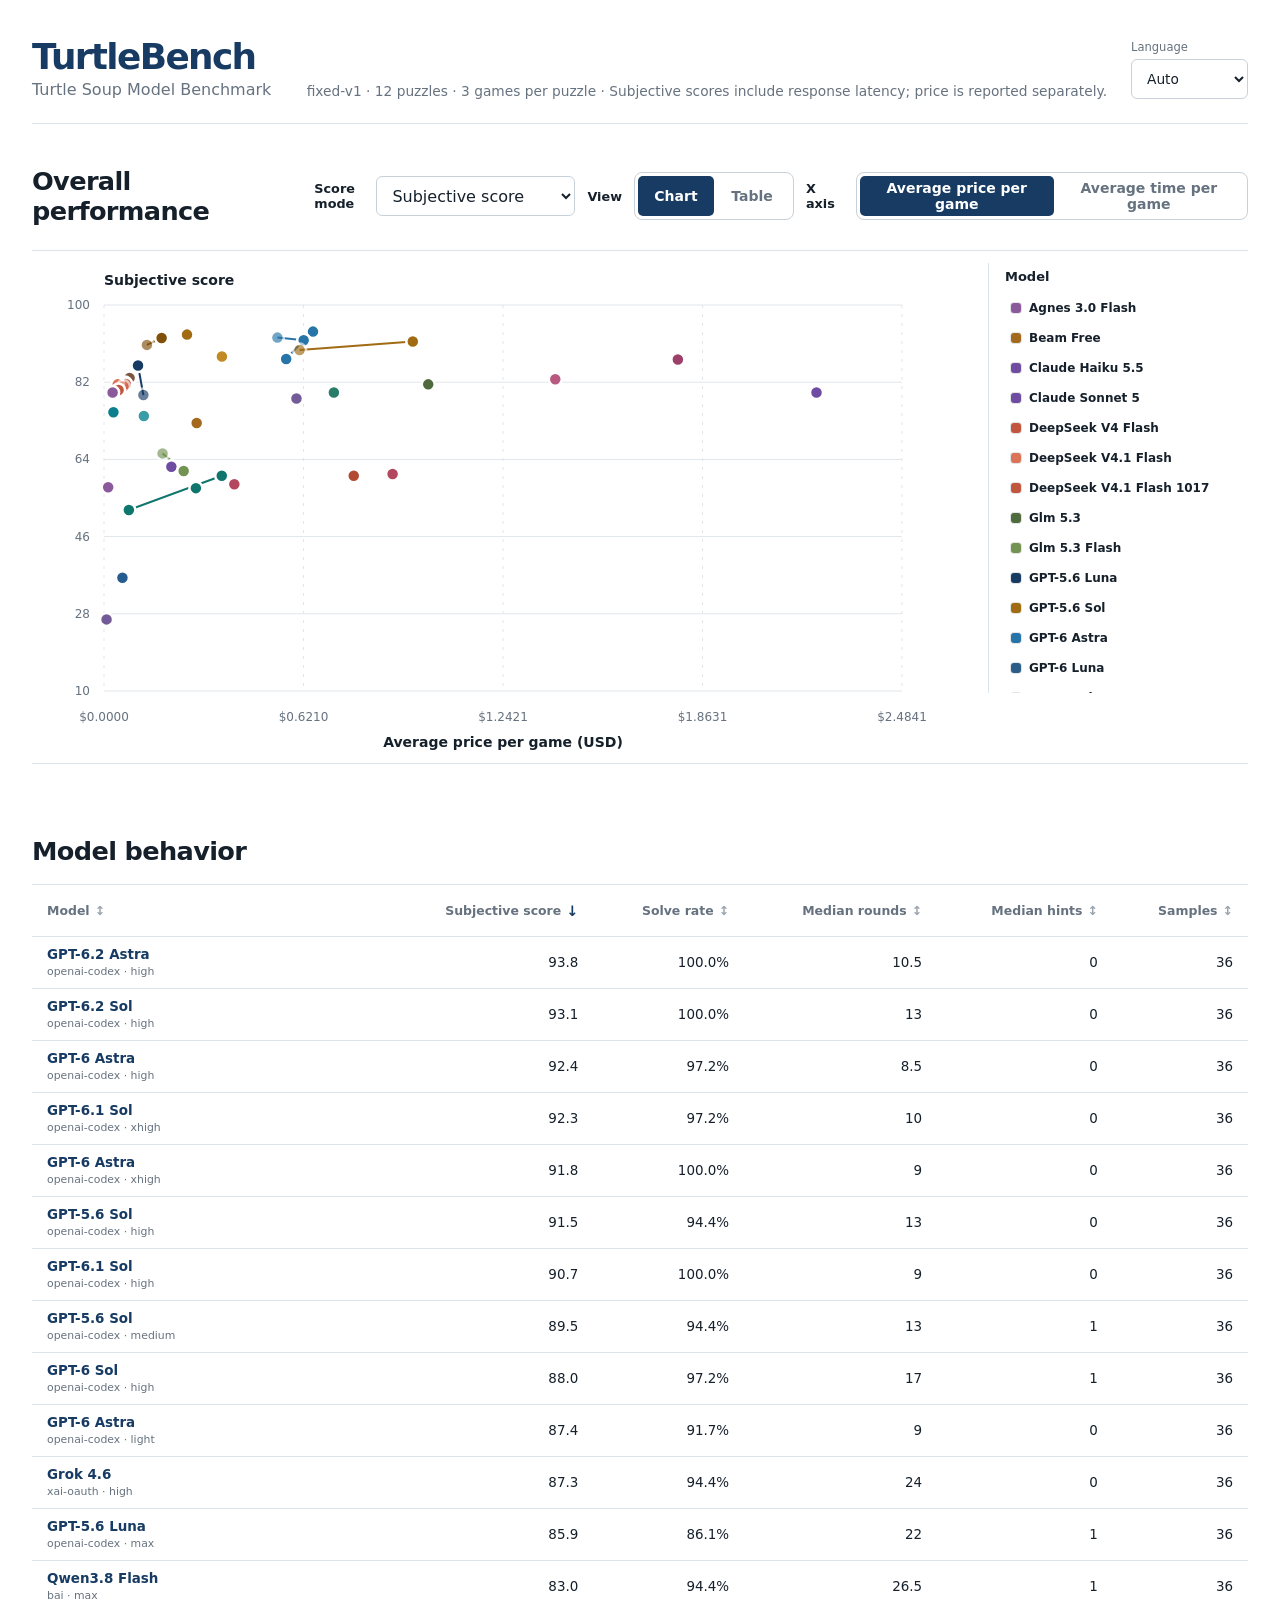
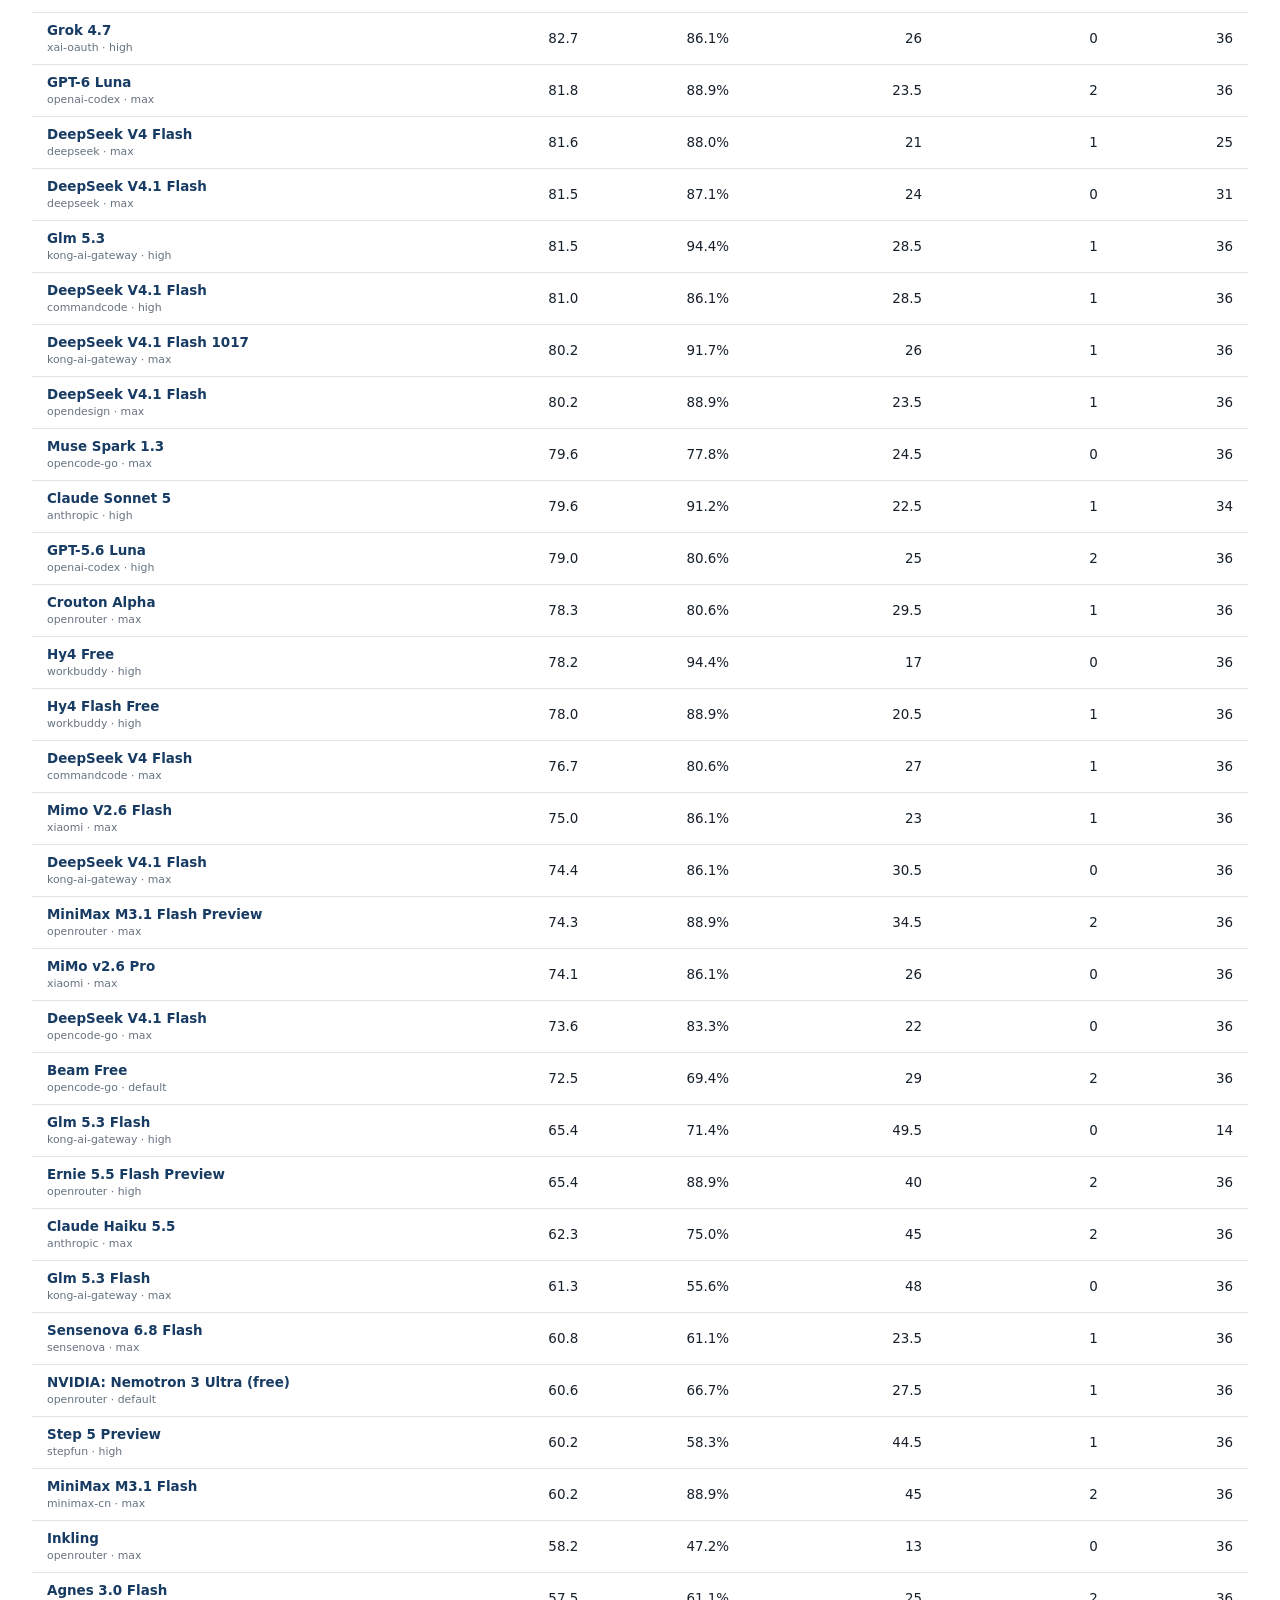
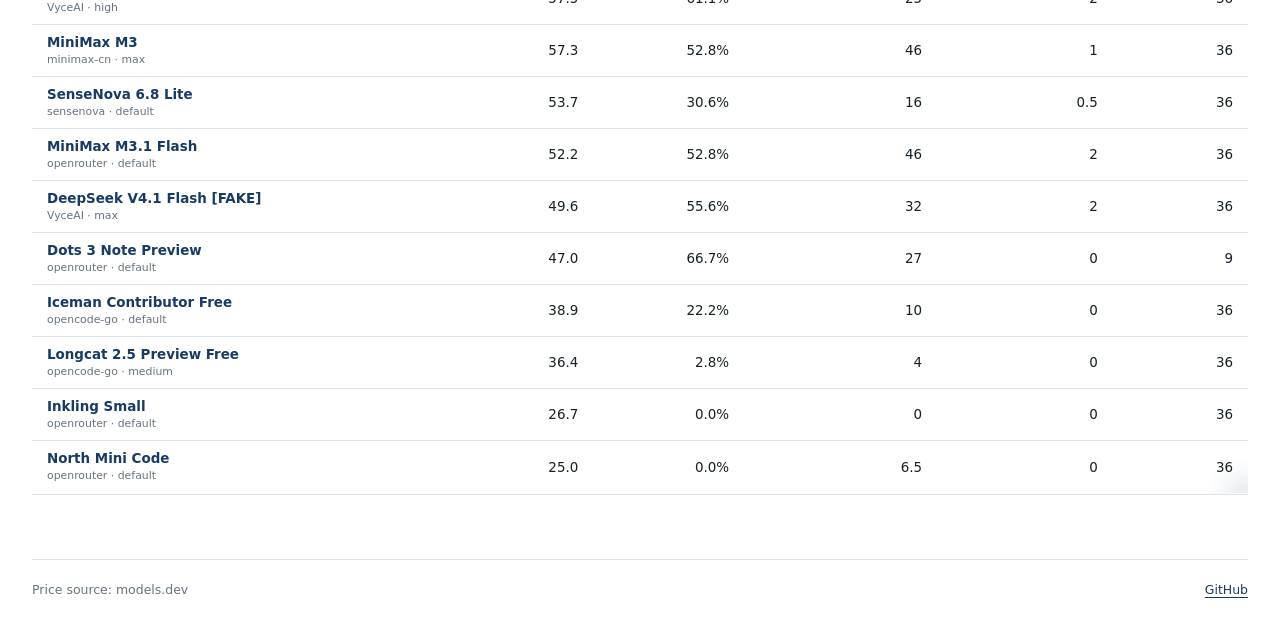
<file: index.html>
<!doctype html>
<html lang="zh-CN">
  <head>
    <meta charset="utf-8">
    <meta name="viewport" content="width=device-width, initial-scale=1">
    <meta name="description" content="TurtleBench 海龟汤模型基准结果">
    <title>TurtleBench · 海龟汤模型基准</title>
    <link rel="stylesheet" href="assets/styles.css?v=2score14">
    <script type="module" src="assets/app.js?v=retract-20261127T194608Z"></script>
  </head>
  <body>
    <header class="site-header">
      <div>
        <h1>TurtleBench</h1>
        <p data-i18n="subtitle">海龟汤模型基准</p>
      </div>
      <div class="header-meta">
        <span id="suite-meta" data-i18n="loading">正在读取结果…</span>
        <label id="run-picker" hidden>
          <span data-i18n="resultBatch">结果批次</span>
          <select id="run-select"></select>
        </label>
        <label id="language-picker">
          <span data-i18n="language">语言</span>
          <select id="language-select" data-i18n-aria-label="language">
            <option value="auto" data-i18n="autoLanguage">自动</option>
            <option value="zh" data-i18n="chinese">中文</option>
            <option value="en" data-i18n="english">English</option>
          </select>
        </label>
      </div>
    </header>

    <main>
      <p id="status" class="status" role="status" data-i18n="loading">正在读取结果…</p>

      <section aria-labelledby="performance-title">
        <div class="section-header">
          <h2 id="performance-title" data-i18n="performance">综合表现</h2>
          <div class="section-controls">
            <label class="control-group" id="score-picker">
              <span data-i18n="scoreMode">评分模式</span>
              <select id="score-select" data-i18n-aria-label="scoreMode">
                <option value="formula" data-i18n="formulaScore">公式得分</option>
                <option value="subjective" selected data-i18n="subjectiveScore">主观评价分</option>
              </select>
            </label>
            <div class="control-group">
              <span data-i18n="view">视图</span>
              <div class="segmented" data-i18n-aria-label="viewModes">
                <button type="button" class="selected" data-view data-value="chart" aria-pressed="true" data-i18n="chart">图表</button>
                <button type="button" data-view data-value="table" aria-pressed="false" data-i18n="table">表格</button>
              </div>
            </div>
            <div id="axis-control" class="control-group">
              <span data-i18n="xAxis">X 轴</span>
              <div class="segmented compact" data-i18n-aria-label="xAxis">
                <button type="button" class="selected" data-axis data-value="price" aria-pressed="true" data-i18n="averagePrice">每局平均价格</button>
                <button type="button" data-axis data-value="time" aria-pressed="false" data-i18n="averageTime">每局平均耗时</button>
              </div>
            </div>
          </div>
        </div>

        <div id="chart-view">
          <div id="chart" class="chart-frame"></div>
        </div>

        <div id="table-view" hidden>
          <div class="table-scroll">
            <table id="resource-table">
              <thead><tr></tr></thead>
              <tbody></tbody>
            </table>
          </div>
        </div>
      </section>

      <section class="behavior-section" aria-labelledby="behavior-title">
        <div class="section-header">
          <h2 id="behavior-title" data-i18n="behavior">模型行为</h2>
        </div>
        <div class="table-scroll">
          <table id="behavior-table">
            <thead><tr></tr></thead>
            <tbody></tbody>
          </table>
        </div>
      </section>
    </main>

    <footer>
      <span data-i18n="priceSource">价格来源：models.dev 定价</span>
      <a href="https://github.com/fffonion/TurtleBench">GitHub</a>
    </footer>
  </body>
</html>
</file>
<file: assets/styles.css>
:root {
  color-scheme: light;
  --canvas: #ffffff;
  --text: #16202b;
  --muted: #66727f;
  --border: #dce3e9;
  --border-strong: #c8d1da;
  --accent: #173b63;
  --accent-hover: #0f2d4e;
  --focus: #2b78c5;
  --error: #a63b2c;
  --row-hover: #f7f9fb;
  --legend-active: #eef4fb;
  --sticky: #ffffff;
  --radius: 8px;
  --max-width: 1420px;
  font-family: Inter, "Noto Sans CJK SC", "Microsoft YaHei", ui-sans-serif, system-ui, -apple-system, BlinkMacSystemFont, "Segoe UI", sans-serif;
  font-synthesis: none;
}

* {
  box-sizing: border-box;
}

html {
  background: var(--canvas);
  color: var(--text);
}

body {
  margin: 0;
  min-width: 320px;
  background: var(--canvas);
}

button,
select {
  font: inherit;
}

button:focus-visible,
select:focus-visible,
a:focus-visible {
  outline: 3px solid color-mix(in srgb, var(--focus) 35%, transparent);
  outline-offset: 2px;
}

.site-header,
main,
footer {
  width: min(100% - 64px, var(--max-width));
  margin-inline: auto;
}

.site-header {
  display: flex;
  align-items: flex-end;
  justify-content: space-between;
  min-height: 124px;
  padding: 34px 0 24px;
  border-bottom: 1px solid var(--border);
}

h1,
h2,
p {
  margin-top: 0;
}

h1 {
  margin-bottom: 5px;
  color: var(--accent);
  font-size: clamp(1.75rem, 2.8vw, 2.35rem);
  line-height: 1;
  letter-spacing: -0.045em;
}

.site-header p {
  margin-bottom: 0;
  color: var(--muted);
}

.header-meta {
  display: flex;
  align-items: flex-end;
  flex-wrap: wrap;
  gap: 24px;
  color: var(--muted);
  font-size: 0.86rem;
}

#run-picker {
  display: grid;
  gap: 5px;
}

#run-picker[hidden] {
  display: none;
}

#run-picker span {
  font-size: 0.72rem;
}

#language-picker {
  display: grid;
  gap: 5px;
}

#language-picker span {
  font-size: 0.72rem;
}

select {
  min-height: 40px;
  padding: 0 34px 0 11px;
  border: 1px solid var(--border-strong);
  border-radius: 6px;
  background: white;
  color: var(--text);
}

main {
  padding: 42px 0 64px;
}

section + section {
  margin-top: 72px;
}

.section-header {
  display: flex;
  align-items: center;
  justify-content: space-between;
  gap: 24px;
  margin-bottom: 24px;
}

h2 {
  margin-bottom: 0;
  font-size: clamp(1.25rem, 2vw, 1.65rem);
  letter-spacing: -0.025em;
}

.section-controls,
.control-group {
  display: flex;
  align-items: center;
  gap: 12px;
}

.control-group > span {
  color: var(--text);
  font-size: 0.8rem;
  font-weight: 700;
}

.segmented {
  display: inline-flex;
  padding: 3px;
  border: 1px solid var(--border-strong);
  border-radius: var(--radius);
  background: white;
}

.segmented button {
  min-width: 76px;
  min-height: 40px;
  padding: 0 16px;
  border: 0;
  border-radius: 5px;
  background: transparent;
  color: var(--muted);
  font-size: 0.875rem;
  font-weight: 650;
  cursor: pointer;
}

.segmented.compact button {
  min-width: 82px;
}

.segmented button:hover {
  color: var(--accent);
}

.segmented button.selected {
  background: var(--accent);
  color: white;
}

.status,
.empty-state {
  min-height: 140px;
  display: grid;
  place-items: center;
  color: var(--muted);
  text-align: center;
}

.status[hidden] {
  display: none;
}

.status.error {
  color: var(--error);
}

.chart-frame {
  position: relative;
  min-height: 460px;
  border-top: 1px solid var(--border);
  border-bottom: 1px solid var(--border);
  padding: 12px 0 0;
}

.chart-layout {
  display: grid;
  grid-template-columns: minmax(0, 900px) minmax(220px, 260px);
  gap: 16px;
  align-items: start;
  justify-content: space-between;
}

.chart-plot {
  min-width: 0;
}

.score-chart {
  display: block;
  width: 100%;
  height: auto;
  overflow: visible;
}

.grid-line {
  stroke: #e1e6eb;
  stroke-width: 1;
}

.grid-line.vertical {
  stroke-dasharray: 3 6;
}

.axis-tick,
.axis-title {
  font-family: inherit;
}

.axis-tick {
  fill: var(--muted);
  font-size: 12px;
}

.axis-title {
  fill: var(--text);
  font-size: 14px;
  font-weight: 700;
}

.series-line {
  fill: none;
  stroke-width: 2;
  opacity: 1;
  transition: stroke-width 140ms ease;
}

.series-line.is-active {
  stroke-width: 3.5;
}

.chart-point {
  cursor: pointer;
  stroke: white;
  stroke-width: 2.5;
  transition: stroke-width 140ms ease, filter 140ms ease;
}

.chart-point.is-active {
  stroke-width: 3.5;
  filter: drop-shadow(0 1px 2px rgba(23, 59, 99, 0.26));
}

.chart-legend {
  height: 430px;
  max-height: 430px;
  min-width: 0;
  overflow-y: auto;
  padding: 4px 8px 4px 14px;
  border-left: 1px solid var(--border);
  scrollbar-gutter: stable;
}

.chart-legend-title {
  position: sticky;
  top: 0;
  z-index: 1;
  margin: 0;
  padding: 2px 6px 9px 2px;
  background: var(--canvas);
  color: var(--text);
  font-size: 13px;
  font-weight: 700;
}

.chart-legend-item {
  display: flex;
  align-items: center;
  gap: 8px;
  width: 100%;
  min-height: 30px;
  margin: 0;
  padding: 6px 8px;
  border: 0;
  border-radius: 6px;
  background: transparent;
  color: var(--text);
  text-align: left;
  cursor: pointer;
}

.chart-legend-item:hover,
.chart-legend-item:focus-visible,
.chart-legend-item.is-active {
  background: var(--legend-active);
}

.chart-legend-swatch {
  flex: 0 0 10px;
  width: 10px;
  height: 10px;
  border-radius: 3px;
  box-shadow: 0 0 0 1px rgba(22, 32, 43, 0.12);
}

.chart-legend-label {
  min-width: 0;
  overflow: hidden;
  color: var(--text);
  text-overflow: ellipsis;
  white-space: nowrap;
  font-size: 0.75rem;
  font-weight: 550;
}

.chart-tooltip {
  position: absolute;
  top: 0;
  left: 0;
  right: auto;
  z-index: 5;
  display: grid;
  gap: 4px;
  min-width: 190px;
  max-width: min(280px, calc(100% - 36px));
  padding: 11px 13px;
  border: 1px solid var(--border);
  border-radius: 8px;
  background: rgba(255, 255, 255, 0.97);
  box-shadow: 0 8px 24px rgba(23, 59, 99, 0.14);
  color: var(--text);
  font-size: 0.76rem;
  line-height: 1.35;
  pointer-events: none;
}

.chart-tooltip strong {
  margin-bottom: 2px;
  color: var(--accent);
  font-size: 0.82rem;
}

.table-scroll {
  position: relative;
  max-width: 100%;
  overflow-x: auto;
  overscroll-behavior-inline: contain;
  scroll-padding-inline-start: 190px;
  border-top: 1px solid var(--border);
  border-bottom: 1px solid var(--border);
}

.table-scroll::after {
  content: "";
  position: sticky;
  right: 0;
  display: block;
  width: 18px;
  height: 1px;
  margin-left: auto;
  box-shadow: 10px 0 24px 14px rgba(23, 59, 99, 0.12);
  pointer-events: none;
}

table {
  width: 100%;
  min-width: 1050px;
  border-collapse: separate;
  border-spacing: 0;
  font-variant-numeric: tabular-nums;
}

#behavior-table {
  min-width: 780px;
}

th,
td {
  height: 52px;
  padding: 0 15px;
  border-bottom: 1px solid var(--border);
  white-space: nowrap;
  text-align: right;
  font-size: 0.84rem;
}

th {
  position: sticky;
  top: 0;
  z-index: 2;
  padding: 0;
  background: var(--sticky);
  color: var(--muted);
  font-weight: 650;
}

th:first-child,
td:first-child {
  text-align: left;
}

tr:last-child td {
  border-bottom: 0;
}

tbody tr:hover td {
  background: var(--row-hover);
}

.sort-button {
  display: flex;
  align-items: center;
  justify-content: flex-end;
  gap: 5px;
  width: 100%;
  min-height: 48px;
  padding: 0 15px;
  border: 0;
  background: transparent;
  color: inherit;
  font-size: 0.78rem;
  font-weight: 700;
  cursor: pointer;
}

th:first-child .sort-button {
  justify-content: flex-start;
}

.sort-button:hover {
  color: var(--accent);
}

.sort-mark {
  color: var(--accent);
  font-size: 0.9rem;
}

.sort-mark.inactive {
  color: #98a3ad;
  font-size: 0.78rem;
}

.sticky-cell,
th:first-child {
  position: sticky;
  left: 0;
  z-index: 3;
  background: var(--sticky);
}

th:first-child {
  z-index: 4;
}

.model-cell {
  min-width: 160px;
  color: var(--accent);
  font-weight: 650;
}

.model-primary,
.provider-subtitle {
  display: block;
  white-space: nowrap;
}

.provider-subtitle {
  margin-top: 3px;
  color: var(--muted);
  font-size: 0.68rem;
  font-weight: 500;
  line-height: 1.2;
}

.effort-cell {
  color: var(--muted);
  font-family: ui-monospace, SFMono-Regular, Menlo, Consolas, monospace;
  font-size: 0.8rem;
}

.price-detail {
  display: block;
  margin-top: 3px;
  color: var(--muted);
  font-size: 0.66rem;
  font-weight: 450;
}

.behavior-section .section-header {
  align-items: flex-end;
  margin-bottom: 18px;
}

footer {
  display: flex;
  justify-content: space-between;
  padding: 22px 0 36px;
  border-top: 1px solid var(--border);
  color: var(--muted);
  font-size: 0.78rem;
}

footer a {
  color: var(--accent);
  text-underline-offset: 3px;
}

[hidden] {
  display: none !important;
}

@media (max-width: 760px) {
  .site-header,
  main,
  footer {
    width: min(100% - 32px, var(--max-width));
  }

  .site-header {
    align-items: flex-start;
    flex-direction: column;
    gap: 12px;
    min-height: 0;
    padding: 24px 0 18px;
  }

  .header-meta {
    align-items: flex-start;
    max-width: 100%;
    text-align: left;
  }

  main {
    padding: 30px 0 48px;
  }

  section + section {
    margin-top: 54px;
  }

  .section-header,
  .section-controls {
    align-items: stretch;
    flex-direction: column;
  }

  .section-header {
    gap: 18px;
  }

  .section-controls,
  .control-group {
    width: 100%;
  }

  .control-group {
    justify-content: space-between;
  }

  .segmented {
    display: flex;
    width: 100%;
  }

  .segmented button {
    flex: 1;
    min-height: 44px;
  }

  .control-group .segmented {
    width: auto;
    flex: 1;
  }

  .chart-frame {
    min-height: 360px;
    margin-inline: -8px;
    overflow-x: auto;
  }

  .chart-layout {
    grid-template-columns: 700px 240px;
    min-width: 956px;
  }

  .score-chart {
    width: 700px;
  }

  .chart-legend {
    height: 360px;
    max-height: 360px;
  }

  .table-scroll {
    margin-inline: -16px;
    padding-left: 16px;
  }

  th,
  td {
    height: 48px;
    padding-inline: 12px;
    font-size: 0.8rem;
  }

  .sort-button {
    min-height: 48px;
    padding-inline: 12px;
  }

  .sticky-cell,
  th:first-child {
    box-shadow: 8px 0 12px -12px var(--accent), 1px 0 0 var(--border);
  }

  .model-cell,
  th:first-child {
    width: 1%;
    min-width: 0;
    max-width: none;
  }

  .model-cell {
    line-height: 1.25;
  }

  footer {
    padding-bottom: 28px;
  }
}

@media (prefers-reduced-motion: no-preference) {
  button {
    transition: background-color 120ms ease, color 120ms ease;
  }
}
</file>
